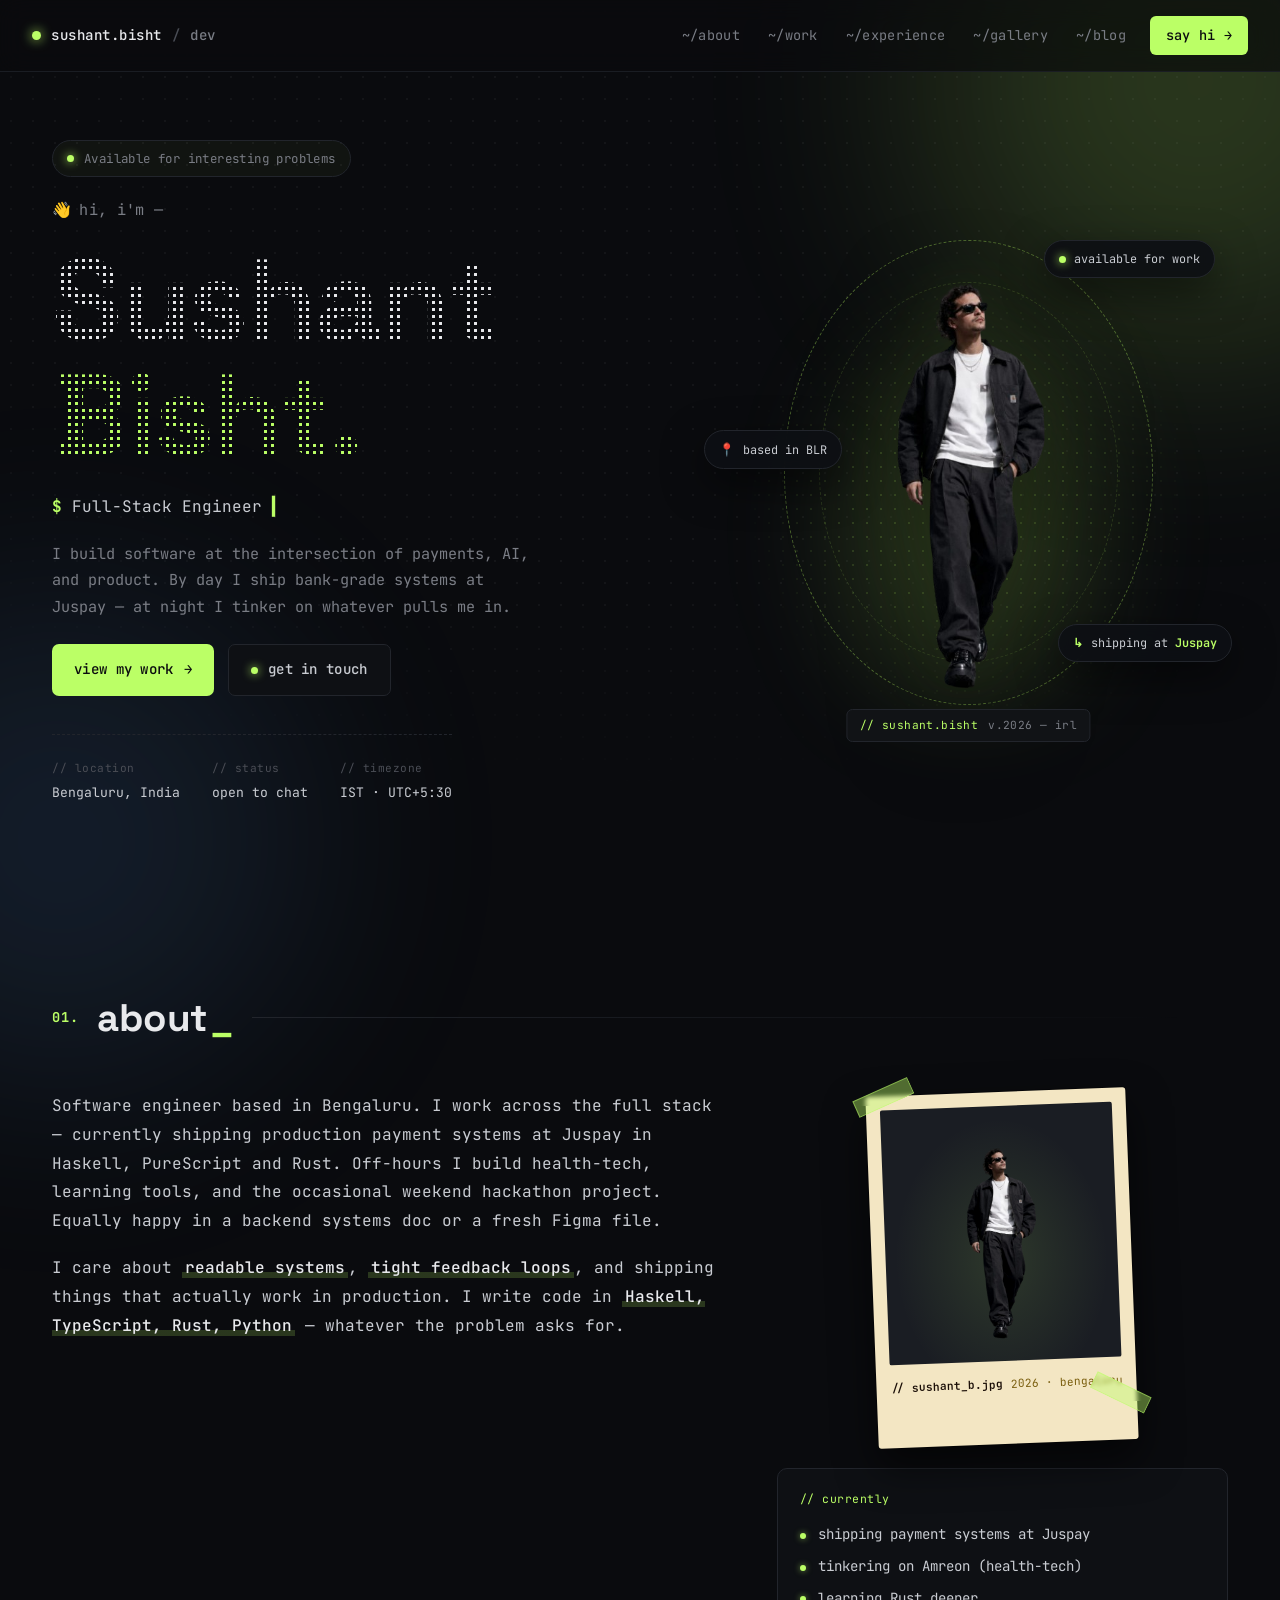
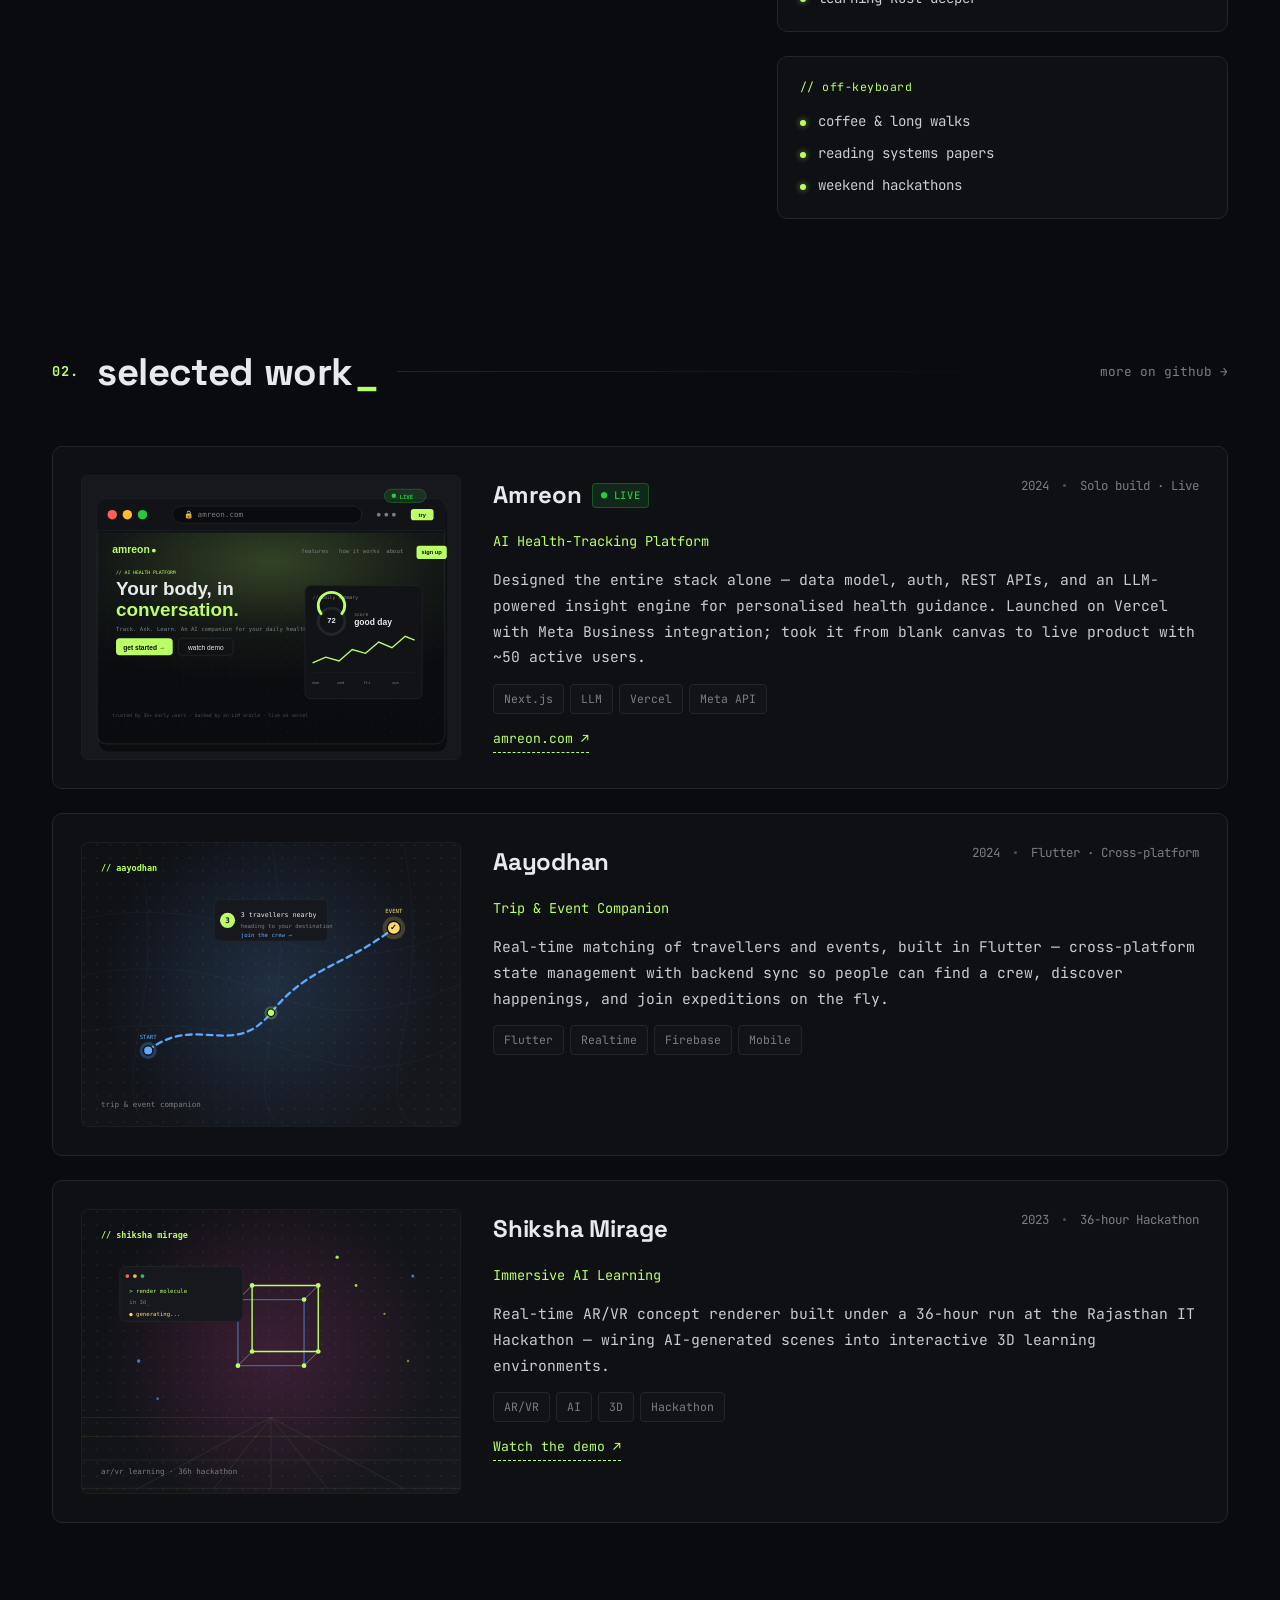
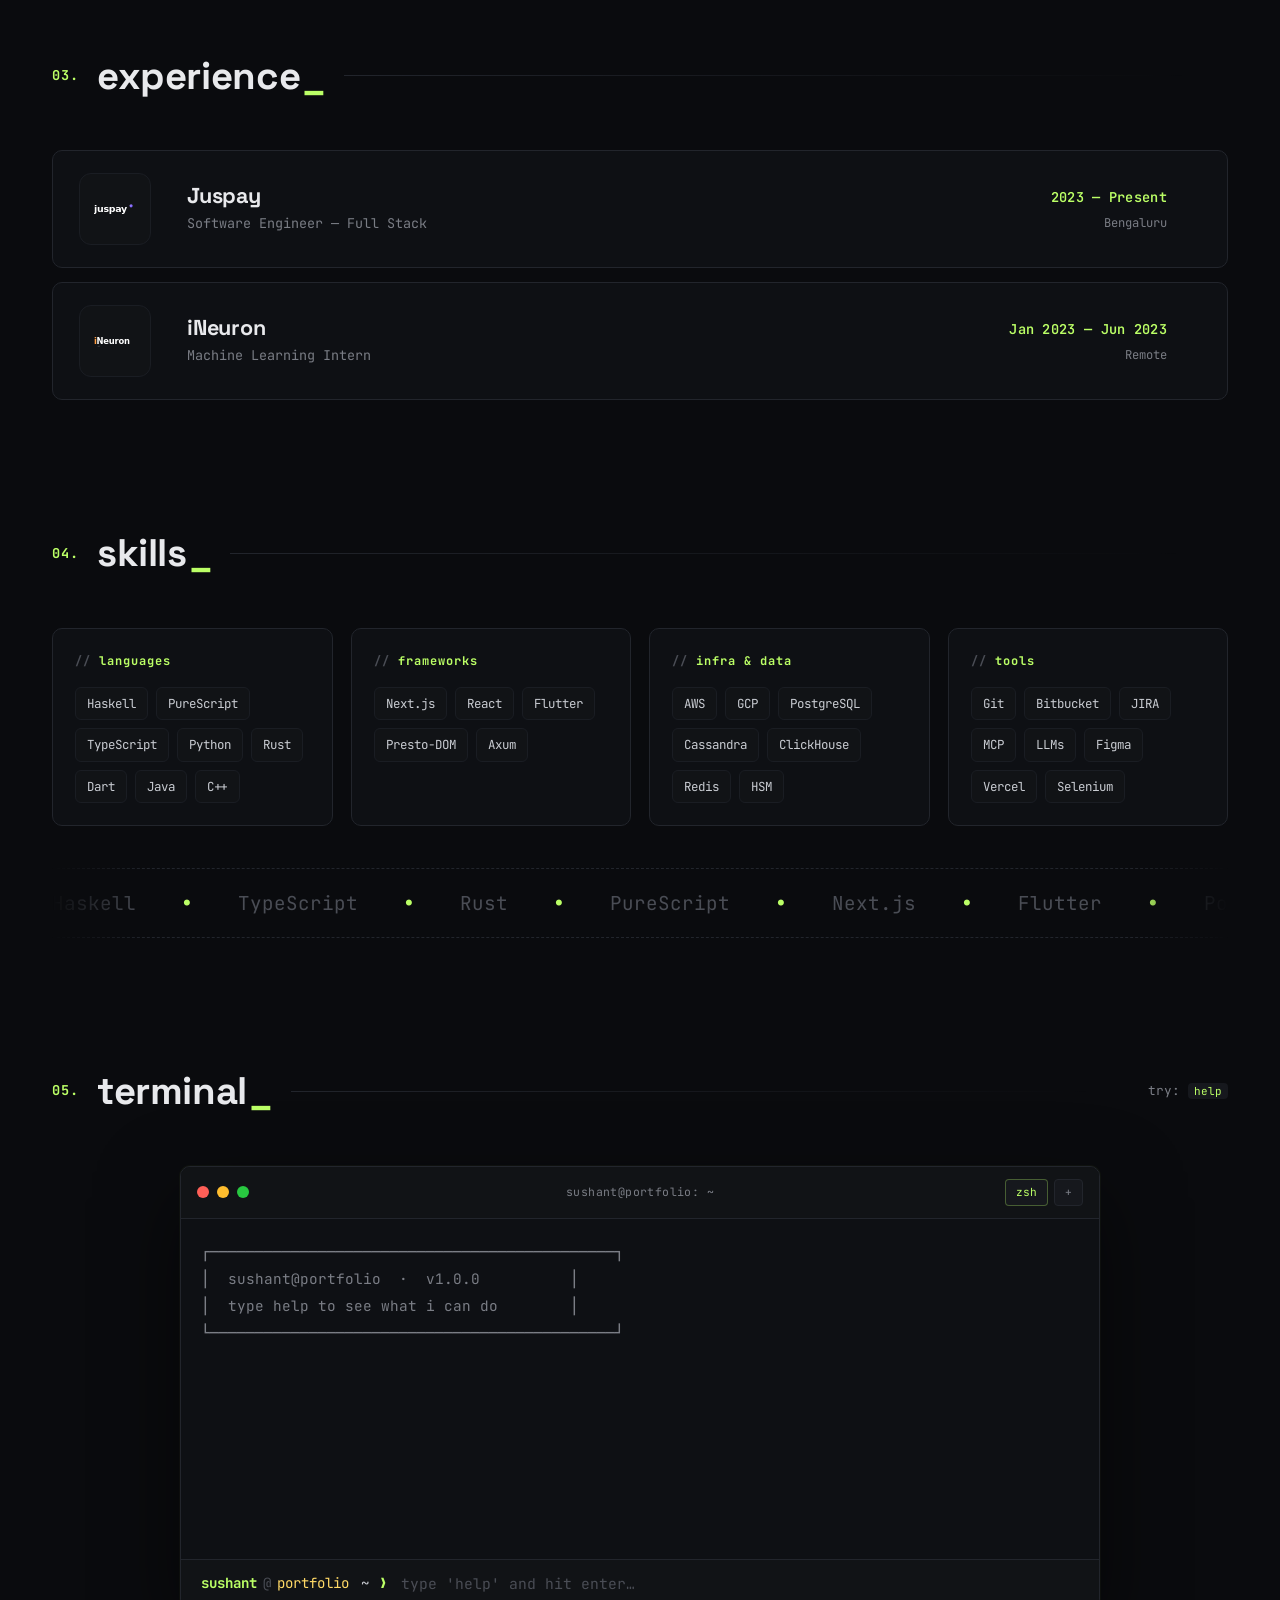
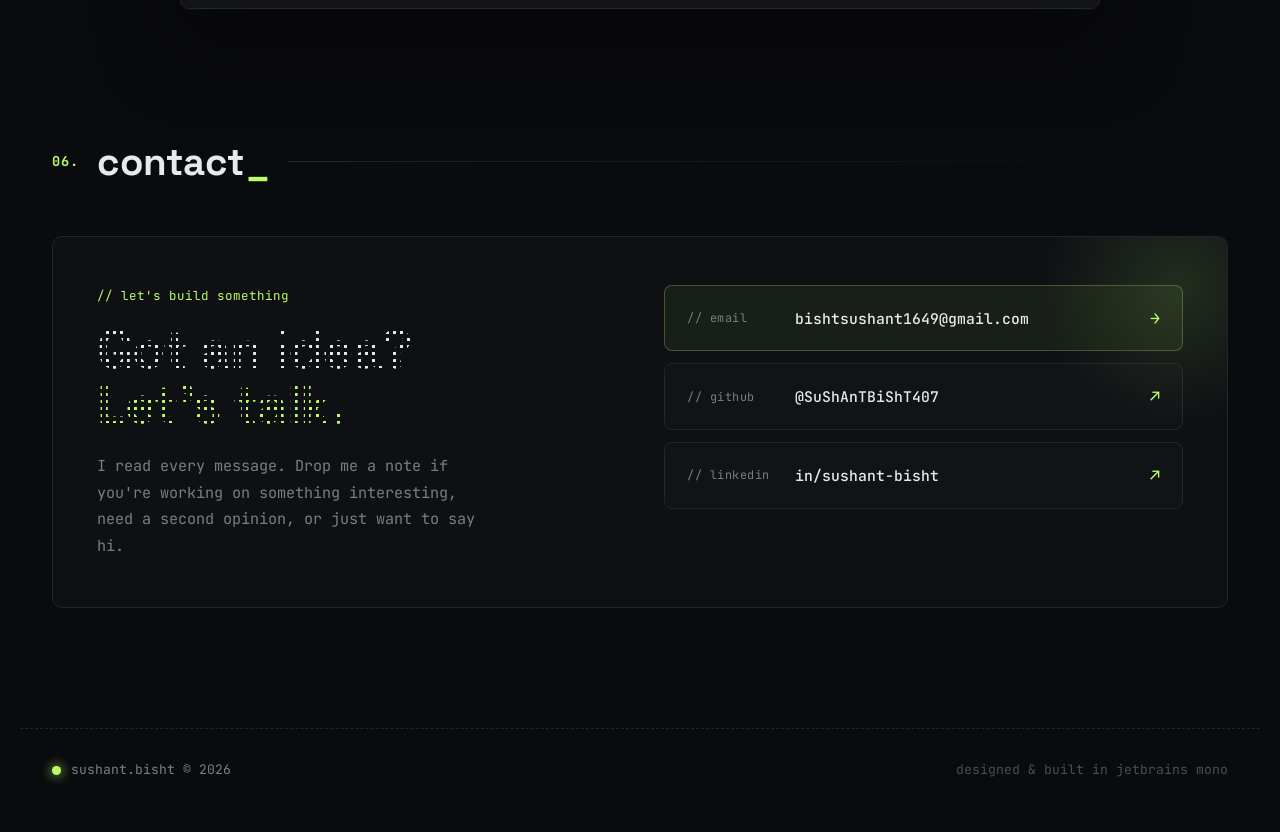
<file: index.html>
<!DOCTYPE html>
<html lang="en">
<head>
  <meta charset="UTF-8" />
  <meta name="viewport" content="width=device-width, initial-scale=1.0" />
  <title>Sushant Bisht — Full-Stack Engineer</title>
  <meta name="description" content="Sushant Bisht — full-stack engineer building at the intersection of payments, AI, and product." />
  <link rel="preconnect" href="https://fonts.googleapis.com" />
  <link rel="preconnect" href="https://fonts.gstatic.com" crossorigin />
  <link href="https://fonts.googleapis.com/css2?family=JetBrains+Mono:ital,wght@0,400;0,500;0,700;1,400&family=Space+Grotesk:wght@500;700&display=swap" rel="stylesheet" />
  <link rel="stylesheet" href="css/styles.css" />
  <link rel="icon" href="assets/favicon.svg" type="image/svg+xml" />
</head>
<body>
  <!-- ambient background -->
  <div class="dotgrid" aria-hidden="true"></div>
  <div class="orb orb-1" aria-hidden="true"></div>
  <div class="orb orb-2" aria-hidden="true"></div>

  <!-- ===== TOP BAR ===== -->
  <header class="topbar" id="topbar">
    <a class="brand" href="#top">
      <span class="brand-dot" aria-hidden="true"></span>
      <span class="brand-name">sushant.bisht</span>
      <span class="brand-slash">/</span>
      <span class="brand-tag">dev</span>
    </a>
    <nav class="navlinks" id="navlinks" aria-label="Primary">
      <a href="/#about">~/about</a>
      <a href="/#work">~/work</a>
      <a href="/#experience">~/experience</a>
      <a href="/gallery">~/gallery</a>
      <a href="/blog">~/blog</a>
      <a href="/#contact" class="nav-cta">say hi <span class="arr">→</span></a>
    </nav>
    <button class="menu-toggle" id="menuToggle" aria-label="Toggle menu" aria-expanded="false">
      <span></span><span></span><span></span>
    </button>
  </header>

  <main id="top">

    <!-- ===== HERO ===== -->
    <section class="hero" id="hero">
      <div class="hero-grid">
        <div class="hero-left">
          <div class="status">
            <span class="status-dot"></span>
            <span class="status-text" id="statusText">Available for interesting problems</span>
          </div>

          <p class="hi-line"><span class="hi-wave">👋</span> hi, i'm —</p>
          <h1 class="hero-name">
            <span class="dot-text">Sushant</span><br/>
            <span class="dot-text accent">Bisht.</span>
          </h1>

          <p class="hero-role">
            <span class="cursor-tag">$</span>
            <span id="roleTyped"></span><span class="caret">▍</span>
          </p>

          <p class="hero-tagline" id="heroTagline"></p>

          <div class="hero-cta">
            <a href="#work" class="btn-primary">
              view my work <span class="arr">→</span>
            </a>
            <a href="#contact" class="btn-ghost">
              <span class="dot dot-pulse"></span> get in touch
            </a>
          </div>

          <div class="hero-meta-row">
            <div class="meta-cell">
              <span class="meta-label">// location</span>
              <span class="meta-val" id="metaLoc"></span>
            </div>
            <div class="meta-cell">
              <span class="meta-label">// status</span>
              <span class="meta-val">open to chat</span>
            </div>
            <div class="meta-cell">
              <span class="meta-label">// timezone</span>
              <span class="meta-val">IST · UTC+5:30</span>
            </div>
          </div>
        </div>

        <div class="hero-right">
          <div class="hero-photo-wrap">
            <div class="photo-bg-glow" aria-hidden="true"></div>
            <div class="photo-bg-grid" aria-hidden="true"></div>
            <div class="photo-bg-ring" aria-hidden="true"></div>
            <div class="photo-bg-ring photo-bg-ring-2" aria-hidden="true"></div>

            <img class="hero-photo" src="assets/sushant.png" alt="Sushant Bisht"/>

            <div class="float-chip chip-top">
              <span class="status-dot"></span>
              <span>available for work</span>
            </div>
            <div class="float-chip chip-side">
              <span class="chip-pin">📍</span>
              <span>based in BLR</span>
            </div>
            <div class="float-chip chip-bottom">
              <span class="chip-arrow">↳</span>
              <span>shipping at <strong>Juspay</strong></span>
            </div>

            <div class="photo-label" aria-hidden="true">
              <span class="pl-key">// sushant.bisht</span>
              <span class="pl-val">v.2026 — irl</span>
            </div>
          </div>
        </div>
      </div>
    </section>

    <!-- ===== ABOUT ===== -->
    <section id="about" class="section reveal">
      <div class="section-head">
        <span class="section-num">01.</span>
        <h2 class="section-title">about<span class="blink">_</span></h2>
        <span class="section-rule"></span>
      </div>
      <div class="about-grid">
        <div class="about-text">
          <p id="aboutBio"></p>
          <p class="about-line">
            I care about <span class="hl">readable systems</span>, <span class="hl">tight feedback loops</span>,
            and shipping things that actually work in production. I write code in
            <span class="hl">Haskell, TypeScript, Rust, Python</span> — whatever the problem asks for.
          </p>
        </div>
        <aside class="about-side">
          <div class="polaroid">
            <div class="polaroid-img">
              <img src="assets/sushant.png" alt="Sushant Bisht — portrait"/>
            </div>
            <div class="polaroid-cap">
              <span class="pc-name">// sushant_b.jpg</span>
              <span class="pc-meta">2026 · bengaluru</span>
            </div>
            <span class="polaroid-tape tape-tl"></span>
            <span class="polaroid-tape tape-br"></span>
          </div>

          <div class="side-block">
            <div class="side-label">// currently</div>
            <ul class="side-list">
              <li>shipping payment systems at Juspay</li>
              <li>tinkering on Amreon (health-tech)</li>
              <li>learning Rust deeper</li>
            </ul>
          </div>
          <div class="side-block">
            <div class="side-label">// off-keyboard</div>
            <ul class="side-list">
              <li>coffee &amp; long walks</li>
              <li>reading systems papers</li>
              <li>weekend hackathons</li>
            </ul>
          </div>
        </aside>
      </div>
    </section>

    <!-- ===== WORK / PROJECTS ===== -->
    <section id="work" class="section reveal">
      <div class="section-head">
        <span class="section-num">02.</span>
        <h2 class="section-title">selected work<span class="blink">_</span></h2>
        <span class="section-rule"></span>
        <a class="section-meta" href="https://github.com/SuShAnTBiShT407" target="_blank" rel="noopener">more on github →</a>
      </div>
      <div class="projects" id="projectsList"></div>
    </section>

    <!-- ===== EXPERIENCE ===== -->
    <section id="experience" class="section reveal">
      <div class="section-head">
        <span class="section-num">03.</span>
        <h2 class="section-title">experience<span class="blink">_</span></h2>
        <span class="section-rule"></span>
      </div>
      <div class="experience" id="experienceList"></div>
    </section>

    <!-- ===== SKILLS ===== -->
    <section id="skills" class="section reveal">
      <div class="section-head">
        <span class="section-num">04.</span>
        <h2 class="section-title">skills<span class="blink">_</span></h2>
        <span class="section-rule"></span>
      </div>
      <div class="skills" id="skillsList"></div>

      <!-- marquee strip -->
      <div class="marquee" aria-hidden="true">
        <div class="marquee-track" id="marqueeTrack"></div>
      </div>
    </section>

    <!-- ===== TERMINAL (interactive) ===== -->
    <section id="terminal" class="section reveal">
      <div class="section-head">
        <span class="section-num">05.</span>
        <h2 class="section-title">terminal<span class="blink">_</span></h2>
        <span class="section-rule"></span>
        <span class="section-meta">try: <code>help</code></span>
      </div>

      <div class="terminal-wrap">
        <div class="terminal" id="terminal">
          <div class="term-bar">
            <span class="term-dot red"></span>
            <span class="term-dot yellow"></span>
            <span class="term-dot green"></span>
            <span class="term-title">sushant@portfolio: ~</span>
            <span class="term-tabs">
              <span class="tab active">zsh</span>
              <span class="tab">+</span>
            </span>
          </div>
          <div class="term-body" id="termBody"></div>
          <div class="term-input-row">
            <span class="term-prompt">
              <span class="p-user">sushant</span><span class="p-at">@</span><span class="p-host">portfolio</span>
              <span class="p-path">~</span>
              <span class="p-arrow">❯</span>
            </span>
            <input id="termInput" class="term-input" autocomplete="off" spellcheck="false"
                   placeholder="type 'help' and hit enter…" aria-label="terminal input"/>
          </div>
        </div>
      </div>
    </section>

    <!-- ===== CONTACT ===== -->
    <section id="contact" class="section reveal">
      <div class="section-head">
        <span class="section-num">06.</span>
        <h2 class="section-title">contact<span class="blink">_</span></h2>
        <span class="section-rule"></span>
      </div>

      <div class="contact-card">
        <div class="contact-left">
          <p class="contact-eyebrow">// let's build something</p>
          <h3 class="contact-headline">
            <span class="dot-text">Got an idea?</span><br/>
            <span class="dot-text accent">Let's talk.</span>
          </h3>
          <p class="contact-text">
            I read every message. Drop me a note if you're working on something interesting,
            need a second opinion, or just want to say hi.
          </p>
        </div>

        <div class="contact-right">
          <a class="contact-link primary" id="emailLink">
            <span class="cl-label">// email</span>
            <span class="cl-value" id="emailVal"></span>
            <span class="arr">→</span>
          </a>
          <a class="contact-link" id="githubLink" target="_blank" rel="noopener">
            <span class="cl-label">// github</span>
            <span class="cl-value">@SuShAnTBiShT407</span>
            <span class="arr">↗</span>
          </a>
          <a class="contact-link" id="linkedinLink" target="_blank" rel="noopener">
            <span class="cl-label">// linkedin</span>
            <span class="cl-value">in/sushant-bisht</span>
            <span class="arr">↗</span>
          </a>
        </div>
      </div>
    </section>

    <footer class="footer">
      <div class="footer-left">
        <span class="brand-dot"></span>
        <span>sushant.bisht © <span id="year"></span></span>
      </div>
      <div class="footer-right">
        <span class="footer-meta">designed &amp; built in jetbrains mono</span>
      </div>
    </footer>
  </main>

  <script src="js/data.js"></script>
  <script src="js/main.js"></script>
</body>
</html>
</file>
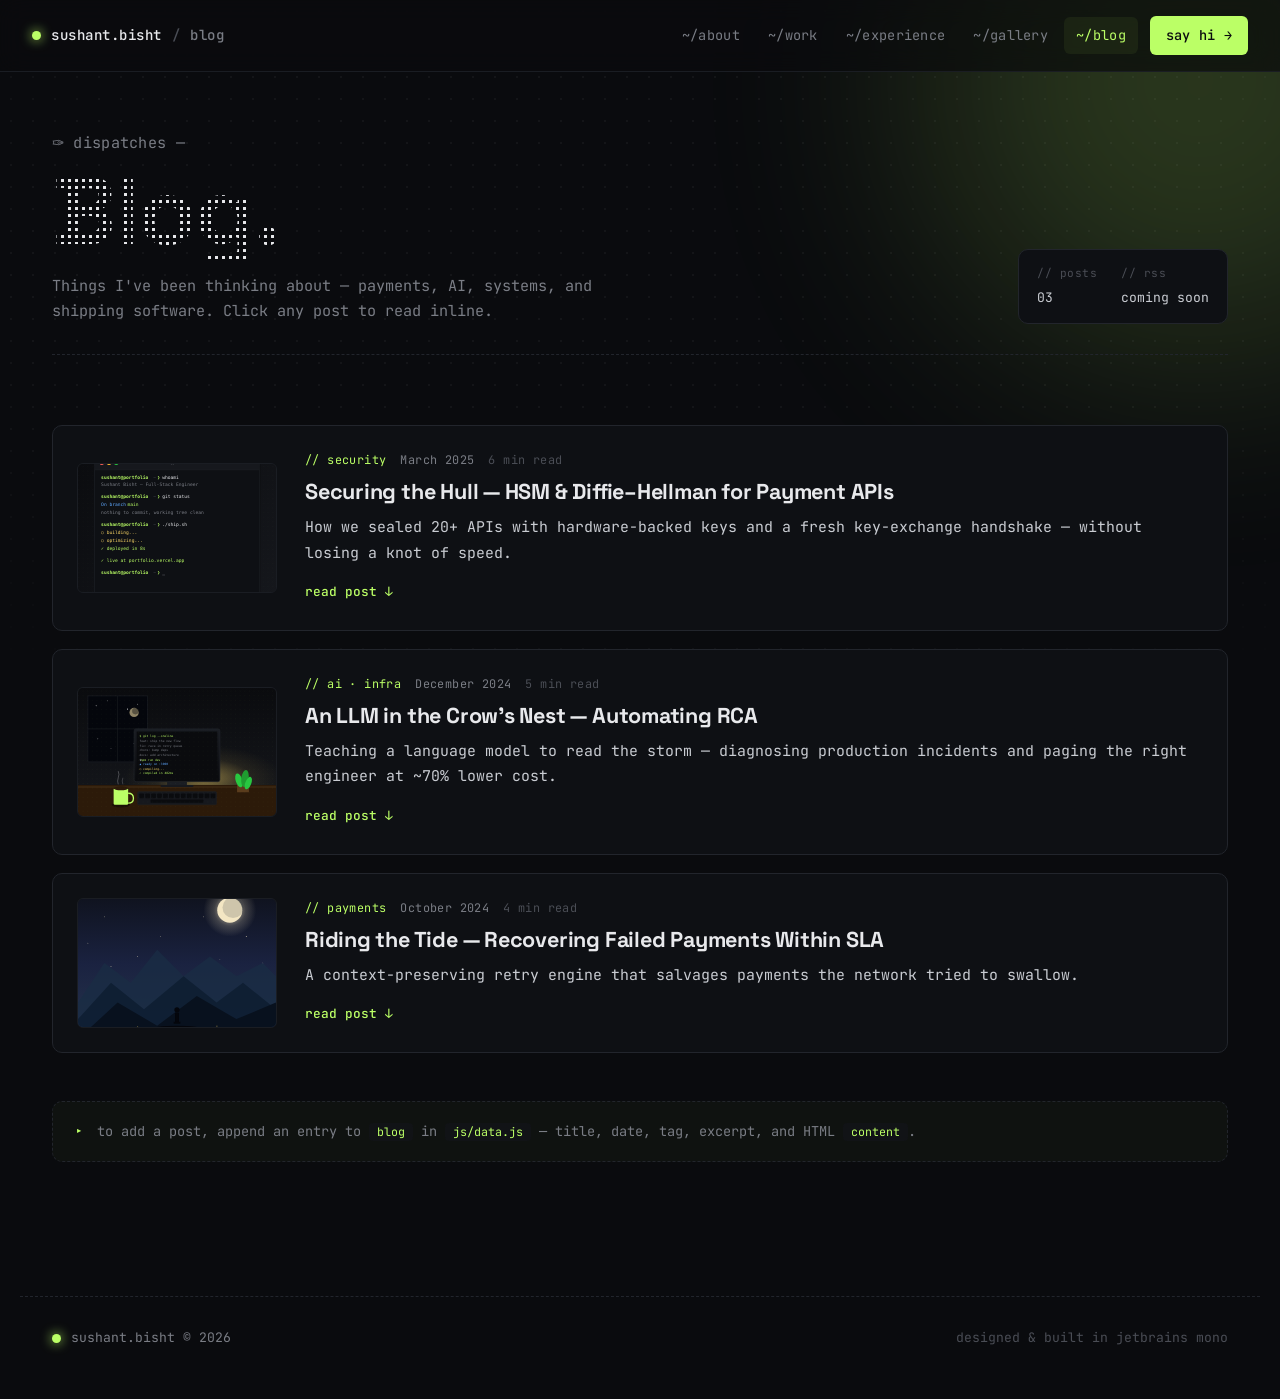
<file: blog.html>
<!DOCTYPE html>
<html lang="en">
<head>
  <meta charset="UTF-8" />
  <meta name="viewport" content="width=device-width, initial-scale=1.0" />
  <title>Blog — Sushant Bisht</title>
  <meta name="description" content="Writings on payments, AI, systems, and shipping software — by Sushant Bisht." />
  <link rel="preconnect" href="https://fonts.googleapis.com" />
  <link rel="preconnect" href="https://fonts.gstatic.com" crossorigin />
  <link href="https://fonts.googleapis.com/css2?family=JetBrains+Mono:ital,wght@0,400;0,500;0,700;1,400&family=Space+Grotesk:wght@500;700&display=swap" rel="stylesheet" />
  <link rel="stylesheet" href="css/styles.css" />
  <link rel="icon" href="assets/favicon.svg" type="image/svg+xml" />
</head>
<body class="page-sub">
  <div class="dotgrid" aria-hidden="true"></div>
  <div class="orb orb-1" aria-hidden="true"></div>

  <header class="topbar" id="topbar">
    <a class="brand" href="/">
      <span class="brand-dot" aria-hidden="true"></span>
      <span class="brand-name">sushant.bisht</span>
      <span class="brand-slash">/</span>
      <span class="brand-tag">blog</span>
    </a>
    <nav class="navlinks" id="navlinks" aria-label="Primary">
      <a href="/#about">~/about</a>
      <a href="/#work">~/work</a>
      <a href="/#experience">~/experience</a>
      <a href="/gallery">~/gallery</a>
      <a href="/blog" class="is-active">~/blog</a>
      <a href="/#contact" class="nav-cta">say hi <span class="arr">→</span></a>
    </nav>
    <button class="menu-toggle" id="menuToggle" aria-label="Toggle menu" aria-expanded="false">
      <span></span><span></span><span></span>
    </button>
  </header>

  <main>
    <section class="sub-hero">
      <div class="sub-hero-grid">
        <div>
          <p class="hi-line"><span class="hi-wave">✑</span> dispatches —</p>
          <h1 class="sub-title">
            <span class="dot-text">Blog.</span>
          </h1>
          <p class="sub-tagline">
            Things I've been thinking about — payments, AI, systems, and shipping software.
            Click any post to read inline.
          </p>
        </div>
        <div class="sub-meta">
          <div class="meta-cell">
            <span class="meta-label">// posts</span>
            <span class="meta-val" id="postCount">—</span>
          </div>
          <div class="meta-cell">
            <span class="meta-label">// rss</span>
            <span class="meta-val">coming soon</span>
          </div>
        </div>
      </div>
    </section>

    <section class="section section-sub">
      <div class="blog-list" id="blogList"></div>

      <p class="add-note">
        <span class="ok">▸</span> to add a post, append an entry to <code>blog</code> in
        <code>js/data.js</code> — title, date, tag, excerpt, and HTML <code>content</code>.
      </p>
    </section>

    <footer class="footer">
      <div class="footer-left">
        <span class="brand-dot"></span>
        <span>sushant.bisht © <span id="year"></span></span>
      </div>
      <div class="footer-right">
        <span class="footer-meta">designed &amp; built in jetbrains mono</span>
      </div>
    </footer>
  </main>

  <script src="js/data.js"></script>
  <script src="js/blog.js"></script>
</body>
</html>
</file>
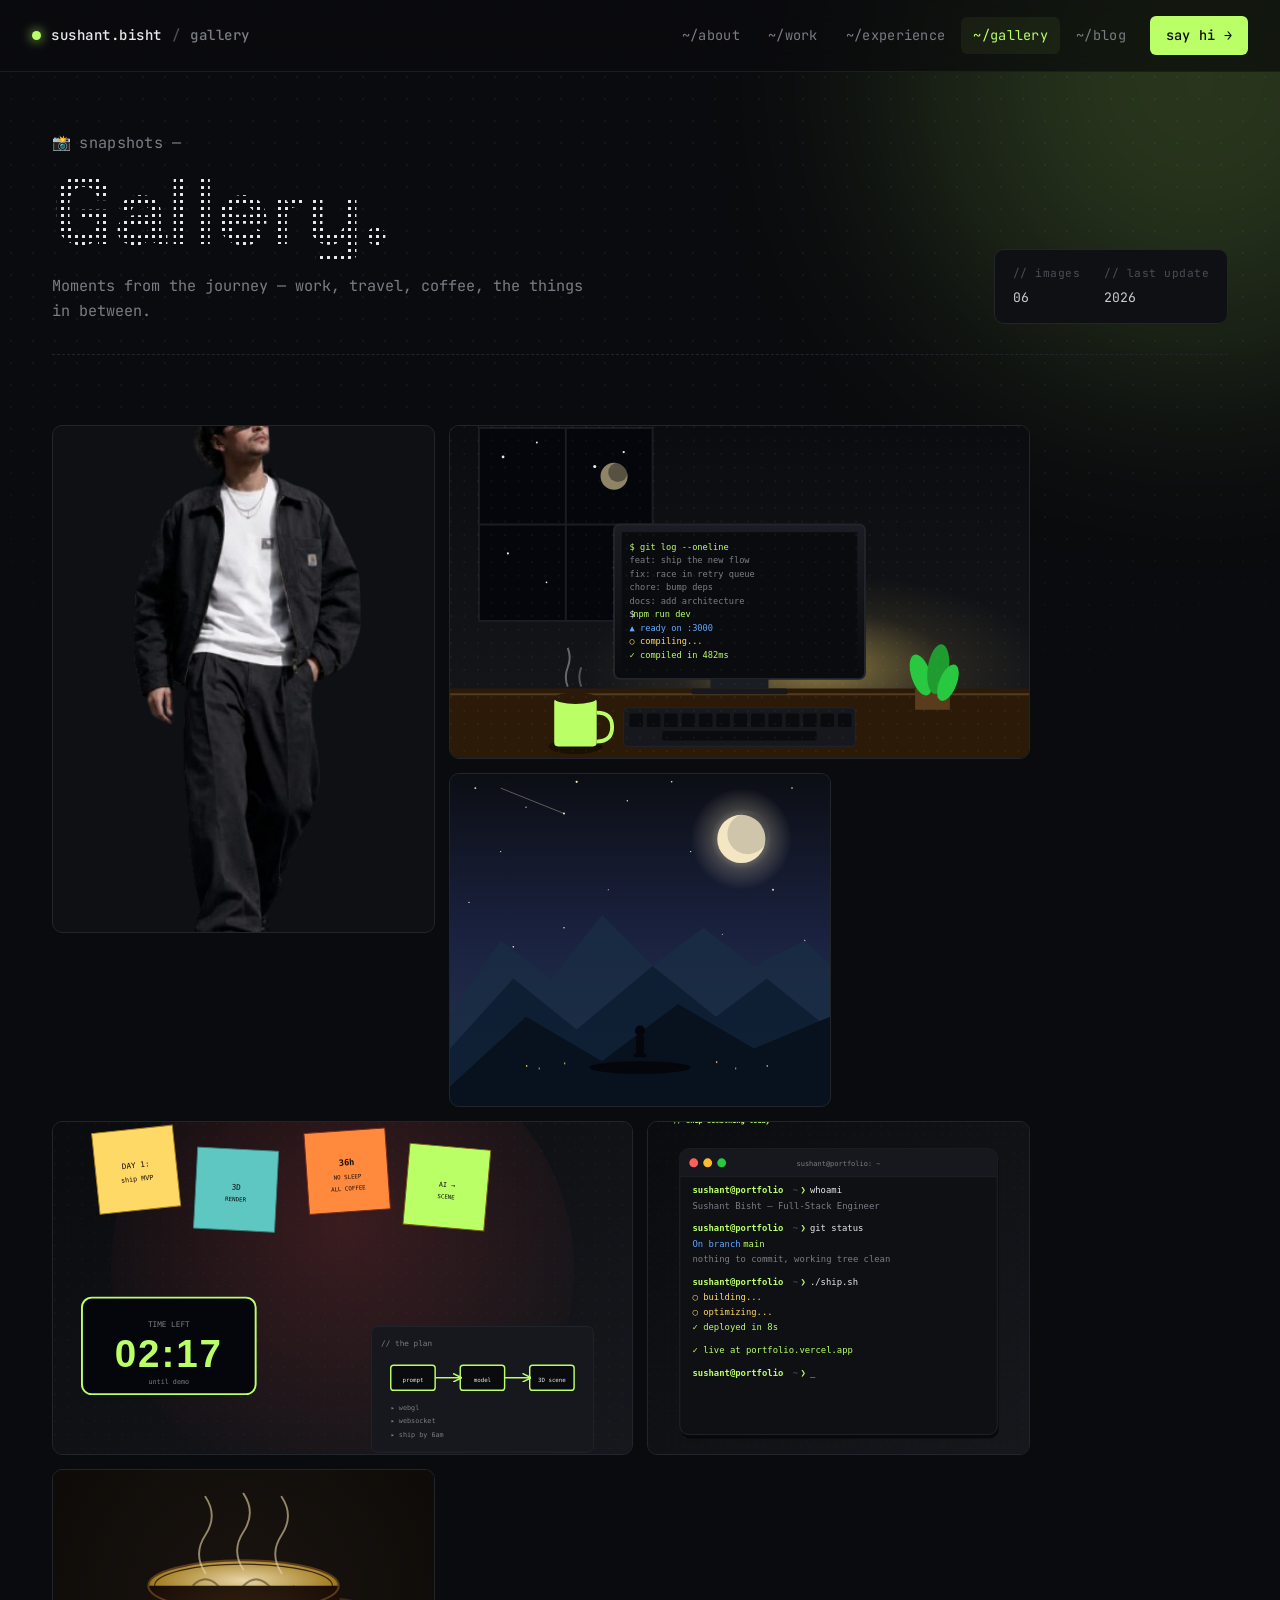
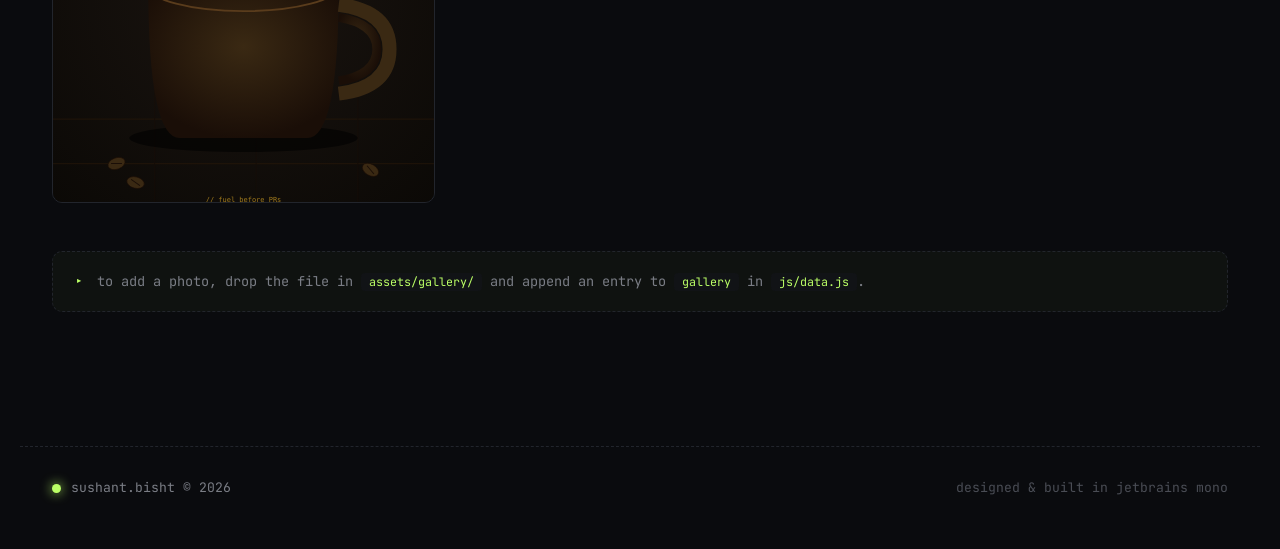
<file: gallery.html>
<!DOCTYPE html>
<html lang="en">
<head>
  <meta charset="UTF-8" />
  <meta name="viewport" content="width=device-width, initial-scale=1.0" />
  <title>Gallery — Sushant Bisht</title>
  <meta name="description" content="Snapshots from the journey — gallery by Sushant Bisht." />
  <link rel="preconnect" href="https://fonts.googleapis.com" />
  <link rel="preconnect" href="https://fonts.gstatic.com" crossorigin />
  <link href="https://fonts.googleapis.com/css2?family=JetBrains+Mono:ital,wght@0,400;0,500;0,700;1,400&family=Space+Grotesk:wght@500;700&display=swap" rel="stylesheet" />
  <link rel="stylesheet" href="css/styles.css" />
  <link rel="icon" href="assets/favicon.svg" type="image/svg+xml" />
</head>
<body class="page-sub">
  <div class="dotgrid" aria-hidden="true"></div>
  <div class="orb orb-1" aria-hidden="true"></div>

  <header class="topbar" id="topbar">
    <a class="brand" href="/">
      <span class="brand-dot" aria-hidden="true"></span>
      <span class="brand-name">sushant.bisht</span>
      <span class="brand-slash">/</span>
      <span class="brand-tag">gallery</span>
    </a>
    <nav class="navlinks" id="navlinks" aria-label="Primary">
      <a href="/#about">~/about</a>
      <a href="/#work">~/work</a>
      <a href="/#experience">~/experience</a>
      <a href="/gallery" class="is-active">~/gallery</a>
      <a href="/blog">~/blog</a>
      <a href="/#contact" class="nav-cta">say hi <span class="arr">→</span></a>
    </nav>
    <button class="menu-toggle" id="menuToggle" aria-label="Toggle menu" aria-expanded="false">
      <span></span><span></span><span></span>
    </button>
  </header>

  <main>
    <section class="sub-hero">
      <div class="sub-hero-grid">
        <div>
          <p class="hi-line"><span class="hi-wave">📸</span> snapshots —</p>
          <h1 class="sub-title">
            <span class="dot-text">Gallery.</span>
          </h1>
          <p class="sub-tagline">
            Moments from the journey — work, travel, coffee, the things in between.
          </p>
        </div>
        <div class="sub-meta">
          <div class="meta-cell">
            <span class="meta-label">// images</span>
            <span class="meta-val" id="galleryCount">—</span>
          </div>
          <div class="meta-cell">
            <span class="meta-label">// last update</span>
            <span class="meta-val">2026</span>
          </div>
        </div>
      </div>
    </section>

    <section class="section section-sub">
      <div class="gallery-grid" id="galleryGrid"></div>

      <p class="add-note">
        <span class="ok">▸</span> to add a photo, drop the file in
        <code>assets/gallery/</code> and append an entry to <code>gallery</code> in
        <code>js/data.js</code>.
      </p>
    </section>

    <footer class="footer">
      <div class="footer-left">
        <span class="brand-dot"></span>
        <span>sushant.bisht © <span id="year"></span></span>
      </div>
      <div class="footer-right">
        <span class="footer-meta">designed &amp; built in jetbrains mono</span>
      </div>
    </footer>
  </main>

  <script src="js/data.js"></script>
  <script src="js/gallery.js"></script>
</body>
</html>
</file>
<file: css/styles.css>
/* =====================================================================
   PORTFOLIO  —  modern developer-mono aesthetic
   ===================================================================== */

:root{
  --bg:          #0a0b0e;
  --bg-2:        #111316;
  --bg-3:        #16181d;
  --bg-card:     #0e1014;
  --border:      #22252c;
  --border-soft: #1a1d23;
  --text:        #e8e9ec;
  --text-2:      #c9ccd2;
  --muted:       #7a7d85;
  --dim:         #4a4d55;
  --accent:      #bbff66;
  --accent-2:    #a4f64a;
  --accent-warm: #ffd966;
  --red:         #ff5f57;
  --green:       #28c840;
  --yellow:      #ffbd2e;

  --mono:        "JetBrains Mono", ui-monospace, "SF Mono", Menlo, monospace;
  --display:     "Space Grotesk", "JetBrains Mono", system-ui, sans-serif;

  --maxw:        1240px;
  --radius:      10px;
  --radius-sm:   6px;
}

*{box-sizing:border-box}
html{scroll-behavior:smooth; scroll-padding-top:88px}
body{
  margin:0;
  font-family:var(--mono);
  font-size:15px;
  line-height:1.7;
  color:var(--text);
  background:var(--bg);
  -webkit-font-smoothing:antialiased;
  overflow-x:hidden;
  position:relative;
}
a{color:inherit; text-decoration:none}
img{max-width:100%; display:block}
button{font-family:inherit; cursor:pointer; border:none; background:none; color:inherit}
::selection{background:var(--accent); color:var(--bg)}
code{font-family:var(--mono); background:var(--bg-3); padding:1px 6px; border-radius:4px; font-size:.86em; color:var(--accent)}

/* ---------- ambient background ---------- */
.dotgrid{
  position:fixed; inset:0; z-index:0; pointer-events:none;
  background-image:radial-gradient(circle, rgba(255,255,255,.045) 1px, transparent 1.6px);
  background-size:22px 22px;
  mask-image:radial-gradient(ellipse 80% 60% at 50% 30%, #000 60%, transparent 100%);
}
.orb{position:fixed; z-index:0; pointer-events:none; border-radius:50%; filter:blur(120px); opacity:.18}
.orb-1{width:560px; height:560px; background:#bbff66; top:-200px; right:-200px}
.orb-2{width:480px; height:480px; background:#5fa8ff; bottom:-180px; left:-180px; opacity:.12}

main{position:relative; z-index:2}

/* ---------- DOTTED TEXT EFFECT ---------- */
.dot-text{
  background-image:radial-gradient(circle, var(--text) 1.4px, transparent 2px);
  background-size:7px 7px;
  -webkit-background-clip:text;
          background-clip:text;
  color:transparent;
  display:inline-block;
  line-height:1;
}
.dot-text.accent{
  background-image:radial-gradient(circle, var(--accent) 1.4px, transparent 2px);
}

/* ---------- TOP BAR ---------- */
.topbar{
  position:fixed; top:0; left:0; right:0; z-index:90;
  display:flex; align-items:center; justify-content:space-between; gap:16px;
  padding:16px 32px;
  background:rgba(10,11,14,.7);
  backdrop-filter:blur(12px) saturate(140%);
  border-bottom:1px solid var(--border-soft);
}
.brand{display:flex; align-items:center; gap:10px; font-size:.88rem; font-weight:500; letter-spacing:.5px}
.brand-dot{width:9px; height:9px; border-radius:50%; background:var(--accent);
  box-shadow:0 0 12px var(--accent); animation:pulse 2.4s ease-in-out infinite}
@keyframes pulse{0%,100%{opacity:1; transform:scale(1)}50%{opacity:.5; transform:scale(.86)}}
.brand-name{color:var(--text)}
.brand-slash{color:var(--dim)}
.brand-tag{color:var(--muted)}

.navlinks{display:flex; align-items:center; gap:4px}
.navlinks a{
  padding:7px 12px; border-radius:6px; font-size:.85rem; color:var(--muted);
  transition:.16s; letter-spacing:.3px;
}
.navlinks a:hover{color:var(--text); background:var(--bg-3)}
.navlinks .nav-cta{
  margin-left:8px;
  background:var(--accent); color:var(--bg);
  font-weight:500; padding:8px 16px; border-radius:6px;
  display:inline-flex; align-items:center; gap:8px;
}
.navlinks .nav-cta:hover{background:var(--accent-2); color:var(--bg); transform:translateY(-1px)}
.navlinks .nav-cta .arr{transition:transform .2s}
.navlinks .nav-cta:hover .arr{transform:translateX(3px)}

.menu-toggle{display:none; width:40px; height:40px; border:1px solid var(--border);
  border-radius:6px; flex-direction:column; gap:4px; align-items:center; justify-content:center}
.menu-toggle span{display:block; width:18px; height:2px; background:var(--text); border-radius:1px}

/* ---------- HERO ---------- */
.hero{padding:140px 32px 80px; max-width:var(--maxw); margin:0 auto}
.hero-grid{display:grid; grid-template-columns:1.15fr 1fr; gap:60px; align-items:center; margin-bottom:20px}
.hero-left{display:flex; flex-direction:column; gap:20px}

.hi-line{
  font-family:var(--mono); font-size:.95rem; color:var(--muted);
  margin:0; letter-spacing:.3px;
  display:inline-flex; align-items:center; gap:8px;
}
.hi-wave{display:inline-block; animation:wave 2.4s ease-in-out infinite; transform-origin:70% 70%}
@keyframes wave{
  0%, 60%, 100% { transform: rotate(0); }
  10% { transform: rotate(14deg); }
  20% { transform: rotate(-8deg); }
  30% { transform: rotate(14deg); }
  40% { transform: rotate(-4deg); }
  50% { transform: rotate(10deg); }
}

.status{display:inline-flex; align-items:center; gap:10px;
  padding:7px 14px; border:1px solid var(--border); border-radius:999px;
  background:rgba(187,255,102,.04); font-size:.78rem; color:var(--muted);
  letter-spacing:.4px; width:max-content}
.status-dot{width:7px; height:7px; border-radius:50%; background:var(--accent);
  box-shadow:0 0 10px var(--accent); animation:pulse 2s ease-in-out infinite}

.hero-name{
  font-family:var(--display); font-weight:700;
  font-size:clamp(3.5rem, 9vw, 7.5rem);
  line-height:.95; margin:0;
  letter-spacing:-.02em;
}

.hero-role{
  font-family:var(--mono); font-size:1rem;
  color:var(--text-2); margin:0;
  display:flex; align-items:center; gap:10px;
}
.cursor-tag{color:var(--accent); font-weight:700}
.caret{display:inline-block; width:10px; color:var(--accent); animation:blink 1s steps(2) infinite}
@keyframes blink{50%{opacity:0}}

.hero-tagline{
  font-family:var(--mono); font-size:.95rem; line-height:1.75;
  color:var(--muted); margin:0; max-width:54ch;
}

.hero-cta{display:flex; gap:14px; flex-wrap:wrap; margin-top:4px}

.btn-primary, .btn-ghost{
  display:inline-flex; align-items:center; gap:10px;
  padding:13px 22px; border-radius:7px;
  font-family:var(--mono); font-size:.88rem; font-weight:500;
  letter-spacing:.3px; transition:.2s;
  cursor:pointer;
}
.btn-primary{background:var(--accent); color:var(--bg)}
.btn-primary:hover{background:var(--accent-2); transform:translateY(-2px);
  box-shadow:0 10px 30px rgba(187,255,102,.2)}
.btn-primary .arr{transition:transform .2s}
.btn-primary:hover .arr{transform:translateX(4px)}
.btn-ghost{border:1px solid var(--border); color:var(--text-2); background:var(--bg-card)}
.btn-ghost:hover{border-color:var(--text-2); color:var(--text); background:var(--bg-3)}
.dot.dot-pulse{width:7px; height:7px; border-radius:50%; background:var(--accent);
  box-shadow:0 0 10px var(--accent); animation:pulse 2s ease-in-out infinite}

.hero-meta-row{
  display:grid; grid-template-columns:repeat(3, auto);
  gap:32px; margin-top:18px; padding-top:24px;
  border-top:1px dashed var(--border);
  width:max-content; max-width:100%;
}
.meta-cell{display:flex; flex-direction:column; gap:4px}
.meta-label{font-size:.7rem; color:var(--dim); letter-spacing:.5px}
.meta-val{font-size:.82rem; color:var(--text-2)}

/* ---------- HERO PHOTO ---------- */
.hero-right{display:flex; justify-content:center; align-items:center}
.hero-photo-wrap{
  position:relative;
  width:100%; max-width:440px;
  aspect-ratio:1/1.2;
  display:flex; align-items:flex-end; justify-content:center;
}
.photo-bg-glow{
  position:absolute; inset:8% 4% 4% 4%; z-index:0;
  background:radial-gradient(ellipse at 50% 60%, rgba(187,255,102,.28), transparent 60%);
  filter:blur(50px);
}
.photo-bg-grid{
  position:absolute; inset:0; z-index:1; pointer-events:none;
  background-image:radial-gradient(circle, rgba(187,255,102,.18) 1px, transparent 1.6px);
  background-size:14px 14px;
  -webkit-mask-image:radial-gradient(circle at 50% 55%, #000 28%, transparent 62%);
          mask-image:radial-gradient(circle at 50% 55%, #000 28%, transparent 62%);
}
.photo-bg-ring{
  position:absolute; inset:6% 8% 6% 8%; z-index:1;
  border:1px dashed rgba(187,255,102,.35);
  border-radius:50%;
  animation:slow-spin 60s linear infinite;
}
.photo-bg-ring-2{
  inset:14% 16% 14% 16%;
  border-color:rgba(187,255,102,.15);
  animation:slow-spin 90s linear infinite reverse;
}
@keyframes slow-spin{to{transform:rotate(360deg)}}
.hero-photo{
  position:relative; z-index:2;
  width:auto; height:100%; max-height:520px;
  object-fit:contain;
  filter:drop-shadow(0 30px 50px rgba(0,0,0,.55))
         drop-shadow(0 0 28px rgba(187,255,102,.08));
  animation:float-y 6s ease-in-out infinite;
}
@keyframes float-y{0%,100%{transform:translateY(0)}50%{transform:translateY(-10px)}}

.float-chip{
  position:absolute; z-index:3;
  display:inline-flex; align-items:center; gap:8px;
  padding:8px 14px;
  background:rgba(14,16,20,.92);
  border:1px solid var(--border);
  border-radius:999px;
  font-family:var(--mono); font-size:.74rem; color:var(--text-2);
  white-space:nowrap;
  box-shadow:0 14px 40px rgba(0,0,0,.5);
  backdrop-filter:blur(8px);
  animation:float-y 5.5s ease-in-out infinite;
}
.float-chip strong{color:var(--accent); font-weight:600}
.chip-top{top:6%; right:-6%; animation-delay:0s}
.chip-side{top:42%; left:-10%; animation-delay:-1.8s}
.chip-bottom{bottom:14%; right:-10%; animation-delay:-3.5s}
.chip-pin{font-size:.78rem}
.chip-arrow{color:var(--accent); font-weight:700}

.photo-label{
  position:absolute; bottom:-6px; left:50%; transform:translateX(-50%);
  z-index:3;
  display:flex; gap:10px; align-items:center;
  padding:6px 12px;
  background:var(--bg-2); border:1px solid var(--border);
  border-radius:6px;
  font-family:var(--mono); font-size:.7rem;
  letter-spacing:.4px; white-space:nowrap;
}
.photo-label .pl-key{color:var(--accent)}
.photo-label .pl-val{color:var(--muted)}

/* unused term-card kept for backwards compatibility */
.term-card{display:none}
.term-bar{
  display:flex; align-items:center; gap:8px;
  padding:11px 14px; background:var(--bg-2);
  border-bottom:1px solid var(--border);
  position:relative;
}
.term-dot{width:12px; height:12px; border-radius:50%}
.term-dot.red{background:var(--red)}
.term-dot.yellow{background:var(--yellow)}
.term-dot.green{background:var(--green)}
.term-title{
  position:absolute; left:50%; transform:translateX(-50%);
  font-size:.72rem; color:var(--muted); letter-spacing:.4px;
}
.term-tabs{margin-left:auto; display:flex; gap:6px; align-items:center}
.term-tabs .tab{font-size:.7rem; color:var(--muted);
  padding:3px 10px; border-radius:4px; background:var(--bg-3);
  border:1px solid var(--border);}
.term-tabs .tab.active{color:var(--accent); border-color:rgba(187,255,102,.3)}

.term-card-body{
  padding:18px 18px 22px;
  min-height:240px;
  font-family:var(--mono); font-size:.85rem; line-height:1.75;
}
.term-card-body .ln{display:block}
.term-card-body .c-prompt{color:var(--accent); font-weight:700}
.term-card-body .c-cmd{color:var(--text)}
.term-card-body .c-out{color:var(--muted)}
.term-card-body .c-key{color:var(--accent-warm)}
.term-card-body .c-val{color:var(--text-2)}
.term-card-body .c-com{color:var(--dim); font-style:italic}

/* hero stats */
.hero-stats{
  display:grid; grid-template-columns:repeat(4, 1fr);
  border:1px solid var(--border); border-radius:var(--radius);
  background:var(--bg-card); overflow:hidden; margin-top:20px;
}
.stat{padding:24px 22px; border-right:1px solid var(--border-soft); position:relative}
.stat:last-child{border-right:none}
.stat::before{
  content:""; position:absolute; top:14px; right:14px;
  width:5px; height:5px; border-radius:50%;
  background:var(--accent); box-shadow:0 0 8px var(--accent);
}
.stat-num{font-family:var(--display); font-size:2.2rem; font-weight:700;
  color:var(--text); line-height:1; margin-bottom:6px; letter-spacing:-.02em}
.stat-label{font-size:.78rem; color:var(--muted); letter-spacing:.4px}

/* ---------- SECTION ---------- */
.section{max-width:var(--maxw); margin:0 auto; padding:80px 32px 40px}
.section-head{display:flex; align-items:center; gap:18px; margin-bottom:42px}
.section-num{font-family:var(--mono); font-size:.85rem; color:var(--accent);
  font-weight:700; letter-spacing:1px}
.section-title{
  font-family:var(--display); font-size:clamp(1.6rem, 3.8vw, 2.4rem);
  font-weight:700; margin:0; color:var(--text); letter-spacing:-.01em;
  display:inline-flex; align-items:baseline; gap:2px;
}
.section-title .blink{color:var(--accent); animation:blink 1.1s steps(2) infinite}
.section-rule{flex:1; height:1px;
  background:linear-gradient(90deg, var(--border) 0%, transparent 95%)}
.section-meta{font-size:.8rem; color:var(--muted)}
.section-meta:hover{color:var(--accent)}

.reveal{opacity:0; transform:translateY(28px); transition:opacity .8s ease, transform .8s cubic-bezier(.2,.8,.2,1)}
.reveal.seen{opacity:1; transform:none}

/* ---------- ABOUT ---------- */
.about-grid{display:grid; grid-template-columns:1.5fr 1fr; gap:48px}
.about-text p{font-size:1rem; line-height:1.8; margin:0 0 18px; color:var(--text-2)}
.about-line{color:var(--muted)}
.about-text .hl{color:var(--text); font-weight:500;
  background:linear-gradient(180deg, transparent 70%, rgba(187,255,102,.18) 70%);
  padding:0 3px}
.about-side{display:flex; flex-direction:column; gap:24px}

.polaroid{
  position:relative;
  background:#f3e6c3;
  padding:14px 14px 50px;
  border-radius:3px;
  transform:rotate(-2.2deg);
  box-shadow:0 18px 40px rgba(0,0,0,.6), 0 0 0 1px rgba(0,0,0,.4);
  transition:transform .4s ease;
  align-self:center;
  max-width:260px;
}
.polaroid:hover{transform:rotate(0); box-shadow:0 22px 60px rgba(0,0,0,.7)}
.polaroid-img{
  width:100%; aspect-ratio:1/1.1;
  background:#1a1d23;
  border-radius:2px;
  overflow:hidden;
  display:flex; align-items:flex-end; justify-content:center;
  position:relative;
}
.polaroid-img::before{
  content:""; position:absolute; inset:0;
  background:radial-gradient(ellipse at 50% 60%, rgba(187,255,102,.12), transparent 65%);
}
.polaroid-img img{
  width:auto; height:96%; max-width:none;
  object-fit:contain;
  filter:grayscale(.15) contrast(1.04);
  position:relative; z-index:1;
}
.polaroid-cap{
  margin-top:14px;
  display:flex; justify-content:space-between; align-items:center;
  font-family:var(--mono); font-size:.7rem;
}
.polaroid-cap .pc-name{color:#1a0e07; font-weight:600}
.polaroid-cap .pc-meta{color:#7a5e0e}
.polaroid-tape{
  position:absolute;
  width:60px; height:18px;
  background:rgba(187,255,102,.4);
  border:1px solid rgba(187,255,102,.5);
  backdrop-filter:blur(2px);
}
.polaroid-tape.tape-tl{top:-8px; left:-12px; transform:rotate(-22deg)}
.polaroid-tape.tape-br{bottom:38px; right:-14px; transform:rotate(28deg)}
.side-block{
  border:1px solid var(--border); border-radius:var(--radius);
  background:var(--bg-card); padding:20px 22px;
}
.side-label{font-family:var(--mono); font-size:.72rem; color:var(--accent);
  letter-spacing:.5px; margin-bottom:14px}
.side-list{list-style:none; margin:0; padding:0; display:flex;
  flex-direction:column; gap:8px}
.side-list li{font-size:.88rem; color:var(--text-2); padding-left:18px;
  position:relative}
.side-list li::before{
  content:""; position:absolute; left:0; top:.7em;
  width:6px; height:6px; border-radius:50%; background:var(--accent);
  box-shadow:0 0 6px rgba(187,255,102,.6);
}

/* ---------- WORK / PROJECTS ---------- */
.projects{display:grid; gap:24px; grid-template-columns:1fr}
.project{
  display:grid; grid-template-columns:380px 1fr; gap:32px;
  background:var(--bg-card);
  border:1px solid var(--border); border-radius:var(--radius);
  padding:28px; transition:.3s;
  position:relative; overflow:hidden;
}
.project::before{
  content:""; position:absolute; left:0; top:0; bottom:0; width:3px;
  background:var(--accent); opacity:0; transition:.3s;
}
.project:hover{border-color:var(--text-2); transform:translateY(-3px);
  box-shadow:0 20px 50px rgba(0,0,0,.4)}
.project:hover::before{opacity:1}

.project-thumb{
  border-radius:var(--radius-sm); overflow:hidden;
  background:var(--bg-2); border:1px solid var(--border-soft);
  aspect-ratio:4/3;
}
.project-thumb img{width:100%; height:100%; object-fit:cover}

.project-body{display:flex; flex-direction:column; gap:14px}
.project-head{display:flex; justify-content:space-between; align-items:flex-start; gap:12px; flex-wrap:wrap}
.project-name{font-family:var(--display); font-size:1.5rem; font-weight:700;
  margin:0; color:var(--text); letter-spacing:-.01em;
  display:inline-flex; align-items:center; gap:10px}
.project-name .live-badge{
  font-family:var(--mono); font-size:.65rem; font-weight:500;
  padding:3px 8px; border-radius:4px; letter-spacing:.6px;
  background:rgba(40,200,64,.12); color:var(--green);
  border:1px solid rgba(40,200,64,.3); text-transform:uppercase;
}
.project-meta-row{display:flex; gap:14px; font-size:.78rem; color:var(--muted);
  align-items:center}
.project-meta-row .dot-sep{width:3px; height:3px; border-radius:50%; background:var(--dim)}
.project-type{font-size:.85rem; color:var(--accent)}
.project-desc{font-size:.92rem; color:var(--text-2); line-height:1.75; margin:0}
.project-stack{display:flex; flex-wrap:wrap; gap:6px}
.project-stack span{font-family:var(--mono); font-size:.72rem; color:var(--muted);
  border:1px solid var(--border); padding:4px 10px; border-radius:4px;
  background:var(--bg-2)}
.project-link{
  font-family:var(--mono); font-size:.82rem; color:var(--accent);
  border-bottom:1px dashed var(--accent); padding-bottom:2px;
  width:max-content; transition:.2s;
}
.project-link:hover{color:var(--accent-2); border-color:var(--accent-2)}

/* ---------- EXPERIENCE ---------- */
.experience{display:flex; flex-direction:column; gap:14px}
.exp{
  display:grid;
  grid-template-columns:84px 1fr auto auto;
  align-items:center; gap:24px;
  padding:22px 26px;
  border:1px solid var(--border); border-radius:var(--radius);
  background:var(--bg-card);
  transition:.25s;
  text-decoration:none; color:inherit;
}
.exp:hover{border-color:var(--accent); background:rgba(187,255,102,.03);
  transform:translateX(4px)}
.exp-logo{
  width:72px; height:72px;
  background:var(--bg-2);
  border:1px solid var(--border-soft);
  border-radius:12px;
  display:flex; align-items:center; justify-content:center;
  padding:14px;
  overflow:hidden;
}
.exp-logo img{max-width:100%; max-height:100%; object-fit:contain}
.exp-info{display:flex; flex-direction:column; gap:4px; min-width:0}
.exp-company{font-family:var(--display); font-size:1.35rem; font-weight:700;
  color:var(--text); letter-spacing:-.01em; line-height:1.15}
.exp-role{font-size:.84rem; color:var(--muted); font-family:var(--mono)}
.exp-meta{display:flex; flex-direction:column; align-items:flex-end; gap:4px;
  font-family:var(--mono); white-space:nowrap}
.exp-period{font-size:.85rem; color:var(--accent); font-weight:600; letter-spacing:.3px}
.exp-loc{font-size:.76rem; color:var(--muted)}
.exp-arr{
  font-family:var(--mono); color:var(--muted); font-size:1rem;
  transition:.25s; opacity:0;
}
.exp:hover .exp-arr{opacity:1; color:var(--accent); transform:translate(3px,-3px)}

/* ---------- SKILLS ---------- */
.skills{display:grid; grid-template-columns:repeat(auto-fit,minmax(260px,1fr)); gap:18px;
  margin-bottom:42px}
.skill-rack{
  border:1px solid var(--border); border-radius:var(--radius);
  background:var(--bg-card); padding:22px;
}
.skill-rack h4{
  font-family:var(--mono); font-size:.75rem; color:var(--accent);
  margin:0 0 16px; letter-spacing:1px; text-transform:lowercase;
}
.skill-rack h4::before{content:"// "; color:var(--dim)}
.skill-chips{display:flex; flex-wrap:wrap; gap:8px}
.skill-chips span{
  font-family:var(--mono); font-size:.78rem; color:var(--text-2);
  padding:5px 11px; border-radius:6px;
  background:var(--bg-2); border:1px solid var(--border-soft);
  transition:.2s;
}
.skill-chips span:hover{color:var(--accent); border-color:var(--accent);
  transform:translateY(-2px)}

.marquee{
  position:relative; overflow:hidden;
  border-top:1px dashed var(--border); border-bottom:1px dashed var(--border);
  padding:18px 0; margin-top:36px;
  mask-image:linear-gradient(90deg, transparent 0%, #000 8%, #000 92%, transparent 100%);
}
.marquee-track{
  display:flex; gap:48px; width:max-content;
  animation:scroll 30s linear infinite;
}
.marquee-track span{
  font-family:var(--mono); font-size:1.2rem; color:var(--dim);
  display:inline-flex; align-items:center; gap:48px;
  white-space:nowrap;
}
.marquee-track span::after{content:"●"; color:var(--accent); font-size:.6rem}
@keyframes scroll{to{transform:translateX(-50%)}}

/* ---------- TERMINAL (interactive) ---------- */
.terminal-wrap{max-width:920px; margin:0 auto}
.terminal{
  background:var(--bg-card); border:1px solid var(--border);
  border-radius:var(--radius); overflow:hidden;
  box-shadow:0 30px 80px rgba(0,0,0,.5), 0 0 0 1px rgba(187,255,102,.04);
}
.terminal .term-bar{padding:12px 16px}
.term-body{
  padding:18px 20px 8px;
  min-height:340px; max-height:480px; overflow-y:auto;
  font-family:var(--mono); font-size:.9rem; line-height:1.75;
  color:var(--text-2);
}
.term-body::-webkit-scrollbar{width:6px}
.term-body::-webkit-scrollbar-thumb{background:var(--border); border-radius:3px}

.term-line{margin:2px 0; white-space:pre-wrap; word-break:break-word}
.term-line.cmd{color:var(--text)}
.term-line.err{color:var(--red)}
.term-line.ok{color:var(--accent)}
.term-line.dim{color:var(--muted)}
.term-line .lk{color:var(--accent-warm); text-decoration:underline; cursor:pointer}
.term-line .lk:hover{color:var(--accent)}

.term-input-row{
  display:flex; align-items:center; gap:12px;
  padding:12px 20px; border-top:1px solid var(--border);
  background:var(--bg-2);
}
.term-prompt{
  font-family:var(--mono); font-size:.88rem;
  display:inline-flex; align-items:center; gap:6px; flex-shrink:0;
}
.term-prompt .p-user{color:var(--accent); font-weight:700}
.term-prompt .p-at{color:var(--dim)}
.term-prompt .p-host{color:var(--accent-warm)}
.term-prompt .p-path{color:var(--text-2); margin-left:6px}
.term-prompt .p-arrow{color:var(--accent); font-weight:700; margin-left:4px}
.term-input{
  flex:1; background:none; border:none; outline:none;
  color:var(--text); font-family:var(--mono); font-size:.92rem;
  caret-color:var(--accent);
}
.term-input::placeholder{color:var(--dim)}

/* ---------- CONTACT ---------- */
.contact-card{
  display:grid; grid-template-columns:1fr 1fr; gap:48px;
  border:1px solid var(--border); border-radius:var(--radius);
  background:var(--bg-card); padding:48px 44px;
  position:relative; overflow:hidden;
}
.contact-card::before{
  content:""; position:absolute; top:-100px; right:-100px;
  width:300px; height:300px; border-radius:50%;
  background:radial-gradient(circle, rgba(187,255,102,.12), transparent 65%);
}
.contact-eyebrow{font-family:var(--mono); font-size:.78rem; color:var(--accent);
  letter-spacing:1px; margin:0 0 16px}
.contact-headline{
  font-family:var(--display); font-size:clamp(2rem, 4.5vw, 3.4rem);
  font-weight:700; margin:0 0 22px; line-height:1;
  letter-spacing:-.02em;
}
.contact-text{font-size:.95rem; color:var(--muted); line-height:1.75; margin:0; max-width:42ch}

.contact-right{display:flex; flex-direction:column; gap:12px}
.contact-link{
  display:grid; grid-template-columns:90px 1fr auto;
  align-items:center; gap:18px;
  padding:18px 22px; border-radius:8px;
  background:var(--bg-2); border:1px solid var(--border);
  transition:.2s; font-family:var(--mono); cursor:pointer;
}
.contact-link:hover{border-color:var(--accent); background:rgba(187,255,102,.04);
  transform:translateX(4px)}
.contact-link .cl-label{font-size:.74rem; color:var(--muted); letter-spacing:.5px}
.contact-link .cl-value{font-size:.92rem; color:var(--text); font-weight:500}
.contact-link .arr{color:var(--accent); font-size:1.05rem; transition:transform .2s}
.contact-link:hover .arr{transform:translate(3px,-3px)}
.contact-link.primary{background:rgba(187,255,102,.06); border-color:rgba(187,255,102,.25)}

/* ---------- ACTIVE NAV ---------- */
.navlinks a.is-active{color:var(--accent); background:rgba(187,255,102,.06)}

/* ---------- SUB PAGE HERO ---------- */
.page-sub main{padding-bottom:0}
.sub-hero{
  max-width:var(--maxw); margin:0 auto;
  padding:130px 32px 30px;
}
.sub-hero-grid{
  display:grid; grid-template-columns:1fr auto;
  gap:36px; align-items:flex-end;
  padding-bottom:30px; border-bottom:1px dashed var(--border);
}
.sub-title{
  font-family:var(--display); font-weight:700;
  font-size:clamp(2.8rem, 8vw, 6rem);
  line-height:.95; margin:6px 0 14px;
  letter-spacing:-.02em;
}
.sub-tagline{font-family:var(--mono); font-size:.95rem; line-height:1.7;
  color:var(--muted); margin:0; max-width:60ch}
.sub-meta{display:flex; gap:24px; align-items:flex-end;
  padding:14px 18px; border:1px solid var(--border); border-radius:var(--radius);
  background:var(--bg-card)}
.section-sub{padding-top:40px}

.add-note{
  margin-top:48px; padding:18px 22px;
  border:1px dashed var(--border); border-radius:var(--radius);
  background:rgba(187,255,102,.03);
  font-family:var(--mono); font-size:.85rem; color:var(--muted);
}
.add-note .ok{color:var(--accent); font-weight:700; margin-right:6px}
.add-note code{background:var(--bg-2); color:var(--accent); padding:1px 8px}

/* ---------- GALLERY GRID ---------- */
.gallery-grid{
  display:grid;
  grid-template-columns:repeat(6, 1fr);
  grid-auto-rows:160px;
  gap:14px;
}
.g-item{
  position:relative; margin:0;
  border-radius:var(--radius); overflow:hidden;
  border:1px solid var(--border);
  background:var(--bg-card);
  cursor:zoom-in;
  transition:.3s;
}
.g-item:hover{transform:translateY(-3px); border-color:var(--accent);
  box-shadow:0 18px 50px rgba(0,0,0,.5)}
.g-item img{width:100%; height:100%; object-fit:cover; transition:.4s}
.g-item:hover img{transform:scale(1.04)}
.g-square{grid-column:span 2; grid-row:span 2}
.g-wide  {grid-column:span 3; grid-row:span 2}
.g-tall  {grid-column:span 2; grid-row:span 3}
.g-cap{
  position:absolute; left:0; right:0; bottom:0;
  padding:18px 16px 12px;
  background:linear-gradient(transparent, rgba(0,0,0,.92));
  display:flex; flex-direction:column; gap:3px;
  opacity:0; transform:translateY(8px); transition:.3s;
}
.g-item:hover .g-cap{opacity:1; transform:translateY(0)}
.g-cap-main{font-family:var(--mono); font-size:.82rem; color:var(--text); font-weight:500}
.g-cap-meta{font-family:var(--mono); font-size:.7rem; color:var(--accent); letter-spacing:.5px}

/* lightbox (gallery page) */
.lightbox{
  position:fixed; inset:0; z-index:200;
  background:rgba(4,5,8,.96); backdrop-filter:blur(10px);
  display:none; align-items:center; justify-content:center;
  padding:30px;
}
.lightbox.open{display:flex}
.lb-img{
  max-width:88vw; max-height:80vh;
  border-radius:6px; border:1px solid var(--border);
  box-shadow:0 30px 80px rgba(0,0,0,.7);
}
.lb-cap{
  position:absolute; bottom:40px; left:50%; transform:translateX(-50%);
  display:flex; gap:14px; align-items:center;
  font-family:var(--mono); font-size:.85rem;
  padding:10px 18px; background:var(--bg-card);
  border:1px solid var(--border); border-radius:999px;
}
.lb-cap-main{color:var(--text)}
.lb-cap-meta{color:var(--accent)}
.lb-close, .lb-nav{
  position:absolute; z-index:2;
  width:44px; height:44px; border-radius:50%;
  background:var(--bg-card); border:1px solid var(--border); color:var(--text);
  font-size:1.6rem; cursor:pointer; transition:.2s;
  display:flex; align-items:center; justify-content:center;
}
.lb-close{top:24px; right:24px; line-height:1}
.lb-close:hover{background:var(--red); color:#fff; border-color:var(--red)}
.lb-prev{left:24px; top:50%; transform:translateY(-50%); line-height:1}
.lb-next{right:24px; top:50%; transform:translateY(-50%); line-height:1}
.lb-nav:hover{border-color:var(--accent); color:var(--accent)}

/* ---------- BLOG LIST ---------- */
.blog-list{display:flex; flex-direction:column; gap:18px}
.post{
  border:1px solid var(--border); border-radius:var(--radius);
  background:var(--bg-card); overflow:hidden;
  transition:.25s;
}
.post:hover{border-color:var(--text-2)}
.post.open{border-color:var(--accent)}
.post-head{
  display:grid; grid-template-columns:200px 1fr;
  gap:28px; padding:24px; align-items:center;
  cursor:pointer;
}
.post-cover{
  width:200px; height:130px; border-radius:var(--radius-sm);
  overflow:hidden; background:var(--bg-2);
  border:1px solid var(--border-soft);
}
.post-cover img{width:100%; height:100%; object-fit:cover}
.post-info{display:flex; flex-direction:column; gap:8px; min-width:0}
.post-meta-row{
  display:flex; gap:14px; align-items:center; flex-wrap:wrap;
  font-family:var(--mono); font-size:.74rem; color:var(--muted);
  letter-spacing:.4px;
}
.post-tag{color:var(--accent)}
.post-read{color:var(--dim)}
.post-title{font-family:var(--display); font-size:1.35rem; font-weight:700;
  margin:0; color:var(--text); letter-spacing:-.01em; line-height:1.3}
.post-excerpt{font-size:.93rem; line-height:1.7; color:var(--text-2); margin:0}
.post-toggle{
  display:inline-flex; align-items:center; gap:8px;
  font-family:var(--mono); font-size:.8rem; font-weight:500;
  color:var(--accent); padding:6px 0; margin-top:4px;
  width:max-content; transition:.2s; background:none; border:none; cursor:pointer;
}
.post-toggle:hover{transform:translateX(4px)}

.post-body{
  max-height:0; overflow:hidden; opacity:0;
  transition:max-height .5s ease, opacity .35s ease;
}
.post.open .post-body{max-height:4000px; opacity:1}
.post-content{
  padding:8px 36px 24px 36px;
  border-top:1px dashed var(--border); margin-top:8px;
}
.post-content h3{
  font-family:var(--display); font-size:1.05rem;
  color:var(--accent); margin:24px 0 10px; letter-spacing:.3px;
}
.post-content p{
  font-size:.94rem; line-height:1.85;
  color:var(--text-2); margin:0 0 14px;
  font-family:var(--mono);
}
.post-content ul{
  margin:8px 0 14px; padding-left:0; list-style:none;
}
.post-content li{
  position:relative; padding-left:22px; margin:6px 0;
  font-size:.92rem; color:var(--text-2); line-height:1.7;
  font-family:var(--mono);
}
.post-content li::before{
  content:""; position:absolute; left:0; top:.72em;
  width:6px; height:6px; border-radius:50%; background:var(--accent);
}
.post-content em{color:var(--accent-warm); font-style:italic}
.post-foot{
  display:flex; justify-content:space-between; gap:16px;
  padding:14px 36px 26px;
  font-family:var(--mono); font-size:.78rem;
}
.post-back, .post-share{color:var(--muted); cursor:pointer}
.post-back:hover, .post-share:hover{color:var(--accent)}

/* ---------- FOOTER ---------- */
.footer{
  max-width:var(--maxw); margin:80px auto 0; padding:30px 32px 50px;
  display:flex; justify-content:space-between; align-items:center;
  border-top:1px dashed var(--border);
  font-family:var(--mono); font-size:.82rem; color:var(--muted);
}
.footer-left{display:flex; align-items:center; gap:10px}
.footer-meta{color:var(--dim)}

/* ---------- responsive ---------- */
@media(max-width:980px){
  .hero-grid{grid-template-columns:1fr; gap:32px}
  .hero-right{order:-1}
  .hero-photo-wrap{max-width:340px; aspect-ratio:1/1.15}
  .hero-photo{max-height:420px}
  .chip-top{right:-2%}
  .chip-side{left:-4%}
  .chip-bottom{right:-4%}
  .about-grid{grid-template-columns:1fr; gap:32px}
  .polaroid{align-self:flex-start; max-width:240px}
  .gallery-grid{grid-template-columns:repeat(4, 1fr); grid-auto-rows:140px}
  .g-tall{grid-row:span 2}
  .sub-hero-grid{grid-template-columns:1fr; gap:24px; align-items:flex-start}
  .project{grid-template-columns:1fr}
  .project-thumb{max-width:380px}
  .contact-card{grid-template-columns:1fr; padding:36px 30px}
  .hero-stats{grid-template-columns:repeat(2,1fr)}
  .stat:nth-child(2){border-right:none}
  .stat:nth-child(1),.stat:nth-child(2){border-bottom:1px solid var(--border-soft)}
  .navlinks{display:none; position:absolute; top:100%; left:0; right:0;
    flex-direction:column; align-items:stretch; padding:14px 24px;
    background:rgba(10,11,14,.96); border-top:1px solid var(--border-soft); gap:4px}
  .navlinks.open{display:flex}
  .navlinks a{padding:12px 14px}
  .navlinks .nav-cta{margin:8px 0 0; justify-content:center}
  .menu-toggle{display:flex}
  .topbar{padding:14px 22px}
}
@media(max-width:560px){
  body{font-size:14px}
  .hero{padding:120px 20px 60px}
  .section{padding:60px 20px 30px}
  .hero-meta-row{grid-template-columns:1fr; gap:14px}
  .hero-photo-wrap{max-width:280px}
  .hero-photo{max-height:360px}
  .float-chip{font-size:.66rem; padding:6px 10px}
  .chip-top{right:0}
  .chip-side{left:-2%}
  .chip-bottom{right:-2%}
  .photo-label{font-size:.62rem; padding:5px 9px}
  .polaroid{max-width:220px; align-self:center}
  .skills{grid-template-columns:1fr}
  .hero-cta{flex-direction:column; width:100%}
  .btn-primary, .btn-ghost{justify-content:center; width:100%}
  .contact-card{padding:28px 22px}
  .contact-link{grid-template-columns:1fr auto; gap:6px}
  .contact-link .cl-label{grid-column:1/-1}
  .exp{grid-template-columns:56px 1fr; gap:16px; padding:18px}
  .exp-logo{width:56px; height:56px; padding:10px; border-radius:10px}
  .exp-meta{grid-column:1 / -1; align-items:flex-start; flex-direction:row;
    gap:12px; padding-top:8px; border-top:1px dashed var(--border-soft); margin-top:4px}
  .exp-company{font-size:1.1rem}
  .exp-arr{display:none}

  .sub-hero{padding:120px 20px 24px}
  .sub-hero-grid{grid-template-columns:1fr; gap:18px}
  .sub-meta{align-self:flex-start}

  .gallery-grid{grid-template-columns:repeat(2, 1fr); grid-auto-rows:140px; gap:10px}
  .g-square, .g-wide, .g-tall{grid-column:span 1; grid-row:span 2}
  .g-cap{opacity:1; transform:none}

  .post-head{grid-template-columns:1fr; gap:16px; padding:18px}
  .post-cover{width:100%; height:180px}
  .post-content{padding:8px 18px 18px}
  .post-foot{padding:14px 18px 22px}

  .lb-close{top:14px; right:14px; width:38px; height:38px; font-size:1.3rem}
  .lb-prev, .lb-next{width:38px; height:38px; font-size:1.4rem}
  .lb-prev{left:8px} .lb-next{right:8px}
  .lb-cap{bottom:16px; font-size:.75rem; padding:8px 14px; flex-direction:column; gap:2px; align-items:center; text-align:center}
}
@media(prefers-reduced-motion:reduce){
  *{animation:none !important; transition:none !important}
  .reveal{opacity:1; transform:none}
}
</file>
